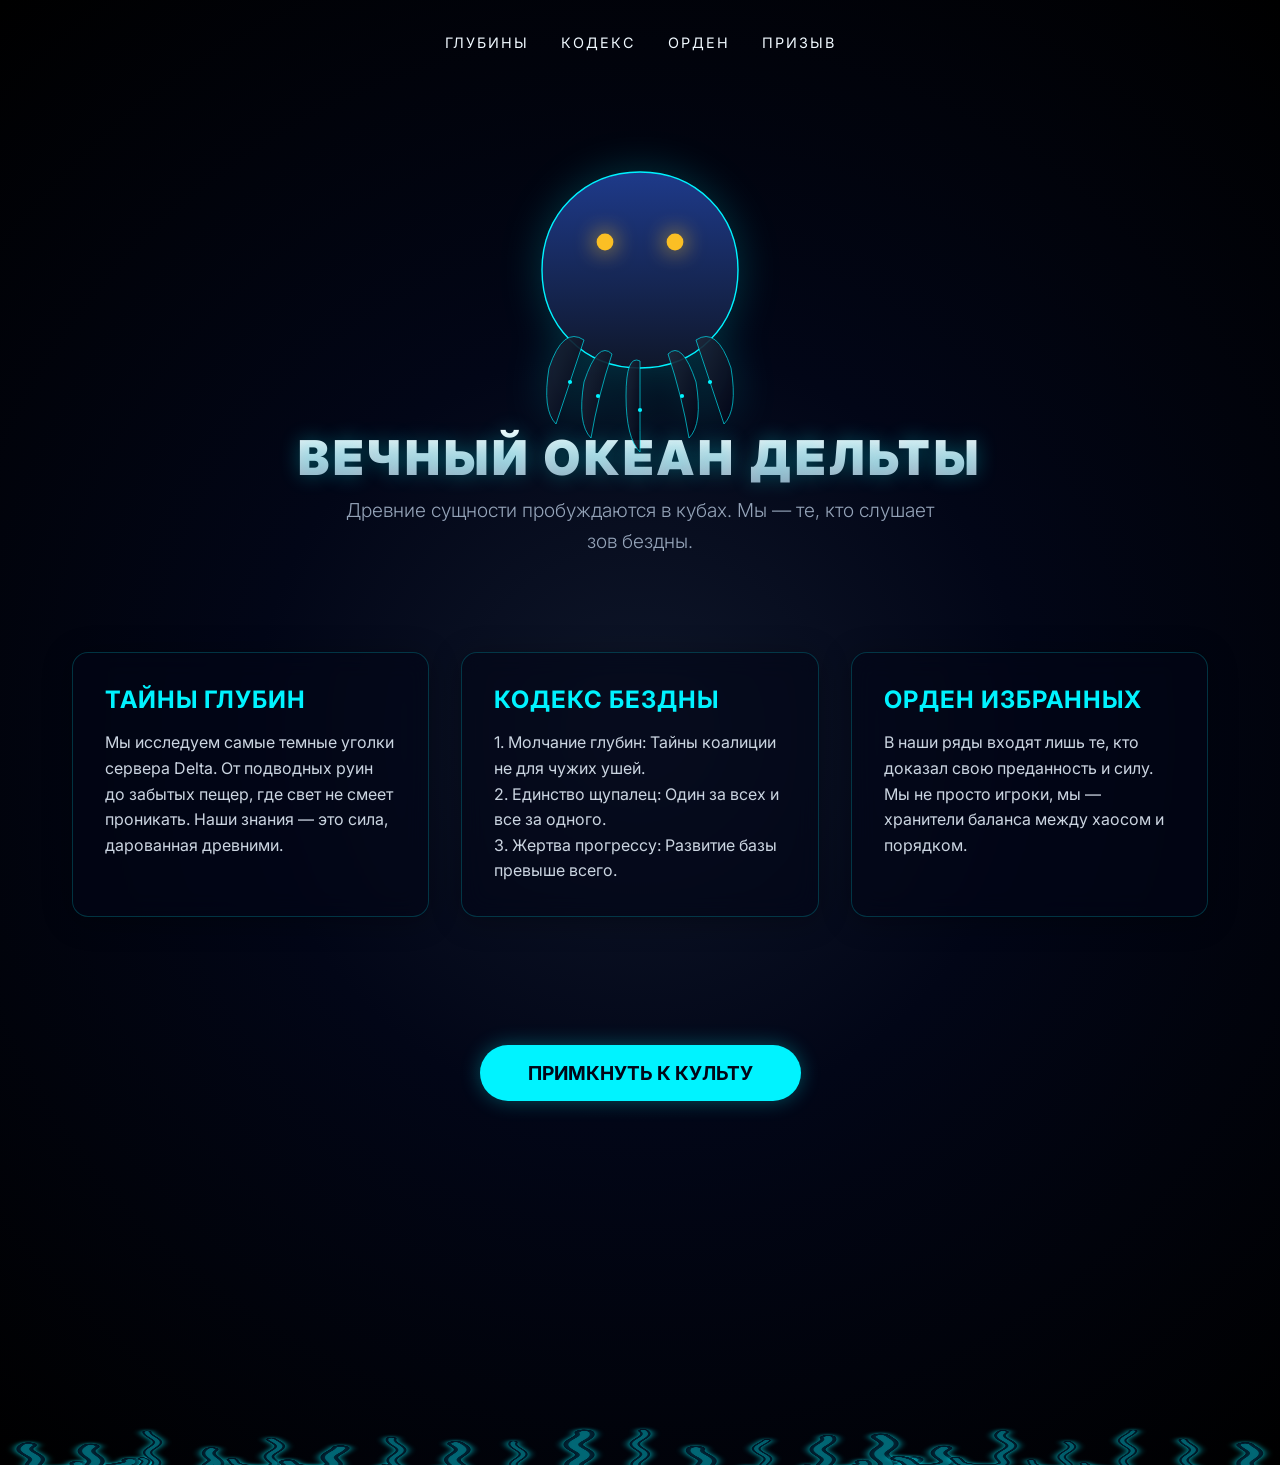
<file: index.html>
<!DOCTYPE html>
<html lang="ru">
<head>
    <meta charset="UTF-8">
    <meta name="viewport" content="width=device-width, initial-scale=1.0">
    <title>Коалиция Бездны | Delta RP</title>
    <link rel="preconnect" href="https://fonts.googleapis.com">
    <link rel="preconnect" href="https://fonts.gstatic.com" crossorigin>
    <link href="https://fonts.googleapis.com/css2?family=Inter:wght@300;400;700;900&display=swap" rel="stylesheet">
    <style>
        :root {
            --bg-deep: #020617;
            --bg-black: #000000;
            --neon-blue: #00f3ff;
            --neon-dim: rgba(0, 243, 255, 0.3);
            --eye-color: #fbbf24;
            --text-main: #f0f9ff;
            --glass-bg: rgba(2, 6, 23, 0.6);
            --glass-border: rgba(0, 243, 255, 0.2);
        }

        * {
            margin: 0;
            padding: 0;
            box-sizing: border-box;
        }

        body {
            font-family: 'Inter', system-ui, -apple-system, sans-serif;
            background: radial-gradient(circle at center, #0f172a 0%, var(--bg-deep) 40%, var(--bg-black) 100%);
            color: var(--text-main);
            min-height: 100vh;
            overflow-x: hidden;
            display: flex;
            flex-direction: column;
        }

        header {
            padding: 2rem;
            text-align: center;
            position: relative;
            z-index: 10;
        }

        nav ul {
            display: flex;
            justify-content: center;
            gap: 2rem;
            list-style: none;
            flex-wrap: wrap;
        }

        nav a {
            color: var(--text-main);
            text-decoration: none;
            text-transform: uppercase;
            letter-spacing: 2px;
            font-size: 0.9rem;
            transition: color 0.3s, text-shadow 0.3s;
        }

        nav a:hover {
            color: var(--neon-blue);
            text-shadow: 0 0 10px var(--neon-blue);
        }

        .hero {
            flex: 1;
            display: flex;
            flex-direction: column;
            align-items: center;
            justify-content: center;
            padding: 2rem;
            text-align: center;
            position: relative;
            z-index: 5;
        }

        .logo-container {
            width: 280px;
            height: 280px;
            margin-bottom: 2rem;
            animation: float 6s ease-in-out infinite;
            filter: drop-shadow(0 0 20px rgba(0, 243, 255, 0.2));
        }

        @keyframes float {
            0%, 100% { transform: translateY(0); }
            50% { transform: translateY(-20px); }
        }

        .cthulhu-svg {
            width: 100%;
            height: 100%;
            overflow: visible;
        }

        .cthulhu-head {
            fill: url(#headGradient);
            stroke: var(--neon-blue);
            stroke-width: 1;
        }

        .cthulhu-tentacle {
            fill: url(#tentacleGradient);
            stroke: var(--neon-blue);
            stroke-width: 0.5;
            opacity: 0.9;
        }

        .cthulhu-eye {
            fill: var(--eye-color);
            filter: drop-shadow(0 0 8px var(--eye-color));
            animation: eyePulse 3s infinite alternate, blink 4s infinite;
            transform-origin: center;
        }

        @keyframes eyePulse {
            0% { filter: drop-shadow(0 0 5px var(--eye-color)); opacity: 0.8; }
            100% { filter: drop-shadow(0 0 15px var(--eye-color)); opacity: 1; }
        }

        @keyframes blink {
            0%, 48%, 52%, 100% { transform: scaleY(1); }
            50% { transform: scaleY(0.1); }
        }

        h1 {
            font-size: 3rem;
            font-weight: 900;
            text-transform: uppercase;
            letter-spacing: 4px;
            margin-bottom: 0.5rem;
            text-shadow: 0 0 20px var(--neon-dim);
            background: linear-gradient(to bottom, #fff, #94a3b8);
            -webkit-background-clip: text;
            -webkit-text-fill-color: transparent;
        }

        .subtitle {
            font-size: 1.2rem;
            color: #94a3b8;
            font-weight: 300;
            max-width: 600px;
            line-height: 1.6;
        }

        .content-grid {
            display: grid;
            grid-template-columns: repeat(auto-fit, minmax(300px, 1fr));
            gap: 2rem;
            padding: 4rem 2rem;
            max-width: 1200px;
            margin: 0 auto;
            position: relative;
            z-index: 5;
        }

        .card {
            background: var(--glass-bg);
            backdrop-filter: blur(12px);
            -webkit-backdrop-filter: blur(12px);
            border: 1px solid var(--glass-border);
            border-radius: 16px;
            padding: 2rem;
            transition: transform 0.3s, box-shadow 0.3s;
            box-shadow: 0 4px 30px rgba(0, 0, 0, 0.3);
        }

        .card:hover {
            transform: translateY(-5px);
            box-shadow: 0 0 25px var(--neon-dim);
            border-color: var(--neon-blue);
        }

        .card h3 {
            font-size: 1.5rem;
            margin-bottom: 1rem;
            color: var(--neon-blue);
            text-transform: uppercase;
            letter-spacing: 1px;
        }

        .card p {
            line-height: 1.6;
            color: #cbd5e1;
        }

        .cta-section {
            text-align: center;
            padding: 4rem 2rem;
            position: relative;
            z-index: 5;
        }

        .btn-neon {
            display: inline-block;
            padding: 1rem 3rem;
            font-size: 1.2rem;
            font-weight: 700;
            text-transform: uppercase;
            color: var(--bg-deep);
            background: var(--neon-blue);
            border: none;
            border-radius: 50px;
            cursor: pointer;
            text-decoration: none;
            box-shadow: 0 0 20px var(--neon-dim);
            transition: all 0.3s ease;
            animation: pulseBtn 2s infinite;
        }

        .btn-neon:hover {
            background: #fff;
            box-shadow: 0 0 40px var(--neon-blue);
            transform: scale(1.05);
        }

        @keyframes pulseBtn {
            0% { box-shadow: 0 0 0 0 rgba(0, 243, 255, 0.4); }
            70% { box-shadow: 0 0 0 15px rgba(0, 243, 255, 0); }
            100% { box-shadow: 0 0 0 0 rgba(0, 243, 255, 0); }
        }

        footer {
            position: relative;
            width: 100%;
            height: 300px;
            background: transparent;
            overflow: hidden;
            z-index: 1;
        }

        #tentacleCanvas {
            display: block;
            width: 100%;
            height: 100%;
        }

        @media (max-width: 768px) {
            h1 { font-size: 2rem; }
            .logo-container { width: 200px; height: 200px; }
            nav ul { gap: 1rem; }
            footer { height: 200px; }
        }
    </style>
</head>
<body>

    <header>
        <nav>
            <ul>
                <li><a href="#about">Глубины</a></li>
                <li><a href="#code">Кодекс</a></li>
                <li><a href="#order">Орден</a></li>
                <li><a href="#join">Призыв</a></li>
            </ul>
        </nav>
    </header>

    <section class="hero">
        <div class="logo-container">
            <svg class="cthulhu-svg" viewBox="0 0 200 200" xmlns="http://www.w3.org/2000/svg">
                <defs>
                    <linearGradient id="headGradient" x1="0%" y1="0%" x2="0%" y2="100%">
                        <stop offset="0%" style="stop-color:#1e3a8a;stop-opacity:1" />
                        <stop offset="100%" style="stop-color:#0f172a;stop-opacity:1" />
                    </linearGradient>
                    <linearGradient id="tentacleGradient" x1="0%" y1="0%" x2="100%" y2="100%">
                        <stop offset="0%" style="stop-color:#1e293b;stop-opacity:1" />
                        <stop offset="100%" style="stop-color:#020617;stop-opacity:1" />
                    </linearGradient>
                </defs>
                
                <path class="cthulhu-head" d="M100,40 C140,40 170,70 170,110 C170,150 140,180 100,180 C60,180 30,150 30,110 C30,70 60,40 100,40 Z" />
                
                <circle class="cthulhu-eye" cx="75" cy="90" r="6" />
                <circle class="cthulhu-eye" cx="125" cy="90" r="6" />
                
                <path class="cthulhu-tentacle" d="M60,160 Q50,190 40,220 Q30,210 35,180 Q45,150 60,160" />
                <path class="cthulhu-tentacle" d="M80,170 Q70,200 65,230 Q55,220 60,190 Q70,160 80,170" />
                <path class="cthulhu-tentacle" d="M100,175 Q100,210 100,240 Q90,230 90,200 Q90,170 100,175" />
                <path class="cthulhu-tentacle" d="M120,170 Q130,200 135,230 Q145,220 140,190 Q130,160 120,170" />
                <path class="cthulhu-tentacle" d="M140,160 Q150,190 160,220 Q170,210 165,180 Q155,150 140,160" />
                
                <circle cx="50" cy="190" r="1.5" fill="#00f3ff" />
                <circle cx="70" cy="200" r="1.5" fill="#00f3ff" />
                <circle cx="100" cy="210" r="1.5" fill="#00f3ff" />
                <circle cx="130" cy="200" r="1.5" fill="#00f3ff" />
                <circle cx="150" cy="190" r="1.5" fill="#00f3ff" />
            </svg>
        </div>

        <h1>Вечный Океан Дельты</h1>
        <p class="subtitle">Древние сущности пробуждаются в кубах. Мы — те, кто слушает зов бездны.</p>
    </section>

    <section class="content-grid" id="about">
        <div class="card">
            <h3>Тайны Глубин</h3>
            <p>Мы исследуем самые темные уголки сервера Delta. От подводных руин до забытых пещер, где свет не смеет проникать. Наши знания — это сила, дарованная древними.</p>
        </div>
        <div class="card" id="code">
            <h3>Кодекс Бездны</h3>
            <p>1. Молчание глубин: Тайны коалиции не для чужих ушей.<br>2. Единство щупалец: Один за всех и все за одного.<br>3. Жертва прогрессу: Развитие базы превыше всего.</p>
        </div>
        <div class="card" id="order">
            <h3>Орден Избранных</h3>
            <p>В наши ряды входят лишь те, кто доказал свою преданность и силу. Мы не просто игроки, мы — хранители баланса между хаосом и порядком.</p>
        </div>
    </section>

    <section class="cta-section" id="join">
        <a href="https://discord.gg/your-server" target="_blank" class="btn-neon">Примкнуть к культу</a>
    </section>

    <footer>
        <canvas id="tentacleCanvas"></canvas>
    </footer>

    <script>
        const canvas = document.getElementById('tentacleCanvas');
        const ctx = canvas.getContext('2d');

        let width, height;
        let tentacles = [];

        function resize() {
            width = canvas.width = window.innerWidth;
            height = canvas.height = window.innerHeight;
            initTentacles();
        }

        class Tentacle {
            constructor(x, delay, length, thickness) {
                this.x = x;
                this.y = height + 50;
                this.delay = delay;
                this.length = length;
                this.thickness = thickness;
                this.points = [];
                this.speed = 0.02 + Math.random() * 0.03;
                this.frequency = 0.01 + Math.random() * 0.02;
                
                for(let i = 0; i < this.length; i++) {
                    this.points.push({x: this.x, y: this.y - i * 5});
                }
            }

            update(time) {
                const baseX = this.x + Math.sin(time * this.speed + this.delay) * 50;
                this.points[0].x = baseX;
                this.points[0].y = height + Math.sin(time * 0.05 + this.delay) * 20;

                for (let i = 1; i < this.points.length; i++) {
                    const prev = this.points[i - 1];
                    const curr = this.points[i];
                    
                    const dx = prev.x - curr.x;
                    const dy = prev.y - curr.y;
                    const dist = Math.sqrt(dx*dx + dy*dy);
                    const angle = Math.atan2(dy, dx);
                    
                    const targetDist = 5;
                    if (dist > targetDist) {
                        curr.x = prev.x - Math.cos(angle) * targetDist;
                        curr.y = prev.y - Math.sin(angle) * targetDist;
                    }
                    
                    curr.x += Math.sin(time * this.frequency + i * 0.5 + this.delay) * 2;
                }
            }

            draw(ctx) {
                if (this.points.length < 2) return;

                ctx.beginPath();
                ctx.moveTo(this.points[0].x, this.points[0].y);
                
                for (let i = 1; i < this.points.length - 1; i++) {
                    const xc = (this.points[i].x + this.points[i + 1].x) / 2;
                    const yc = (this.points[i].y + this.points[i + 1].y) / 2;
                    ctx.quadraticCurveTo(this.points[i].x, this.points[i].y, xc, yc);
                }
                
                const last = this.points[this.points.length - 1];
                ctx.lineTo(last.x, last.y);

                ctx.lineCap = 'round';
                ctx.lineJoin = 'round';
                
                ctx.shadowBlur = 10;
                ctx.shadowColor = '#00f3ff';
                ctx.strokeStyle = 'rgba(2, 6, 23, 0.8)';
                ctx.lineWidth = this.thickness;
                ctx.stroke();
                
                ctx.shadowBlur = 0;
                ctx.strokeStyle = 'rgba(0, 243, 255, 0.3)';
                ctx.lineWidth = this.thickness / 2;
                ctx.stroke();
            }
        }

        function initTentacles() {
            tentacles = [];
            const count = Math.floor(width / 60);
            for (let i = 0; i < count; i++) {
                const x = (width / count) * i + (width / count) / 2;
                const delay = i * 0.5;
                const length = 20 + Math.random() * 15;
                const thickness = 8 + Math.random() * 12;
                tentacles.push(new Tentacle(x, delay, length, thickness));
            }
        }

        let time = 0;
        function animate() {
            ctx.clearRect(0, 0, width, height);
            time += 1;
            
            tentacles.forEach(t => {
                t.update(time);
                t.draw(ctx);
            });

            requestAnimationFrame(animate);
        }

        window.addEventListener('resize', resize);
        resize();
        animate();
    </script>
</body>
</html>
</file>
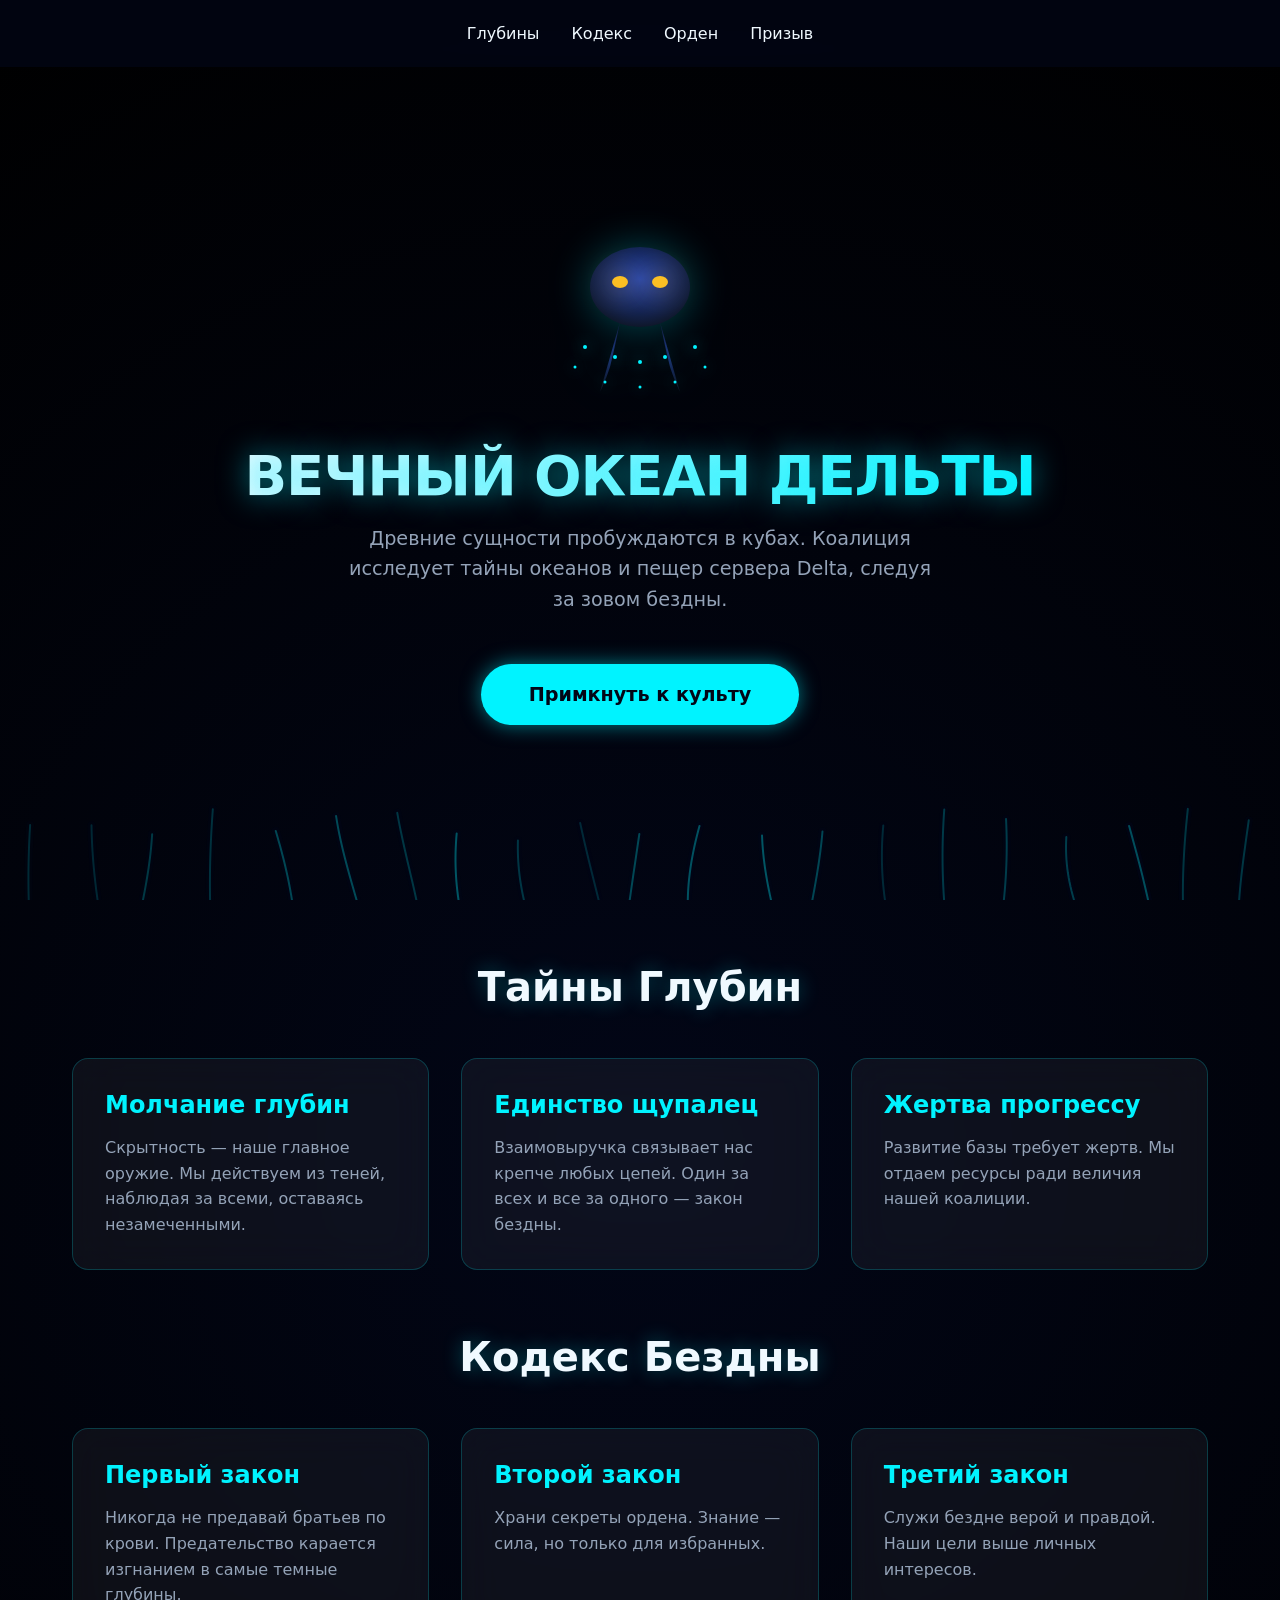
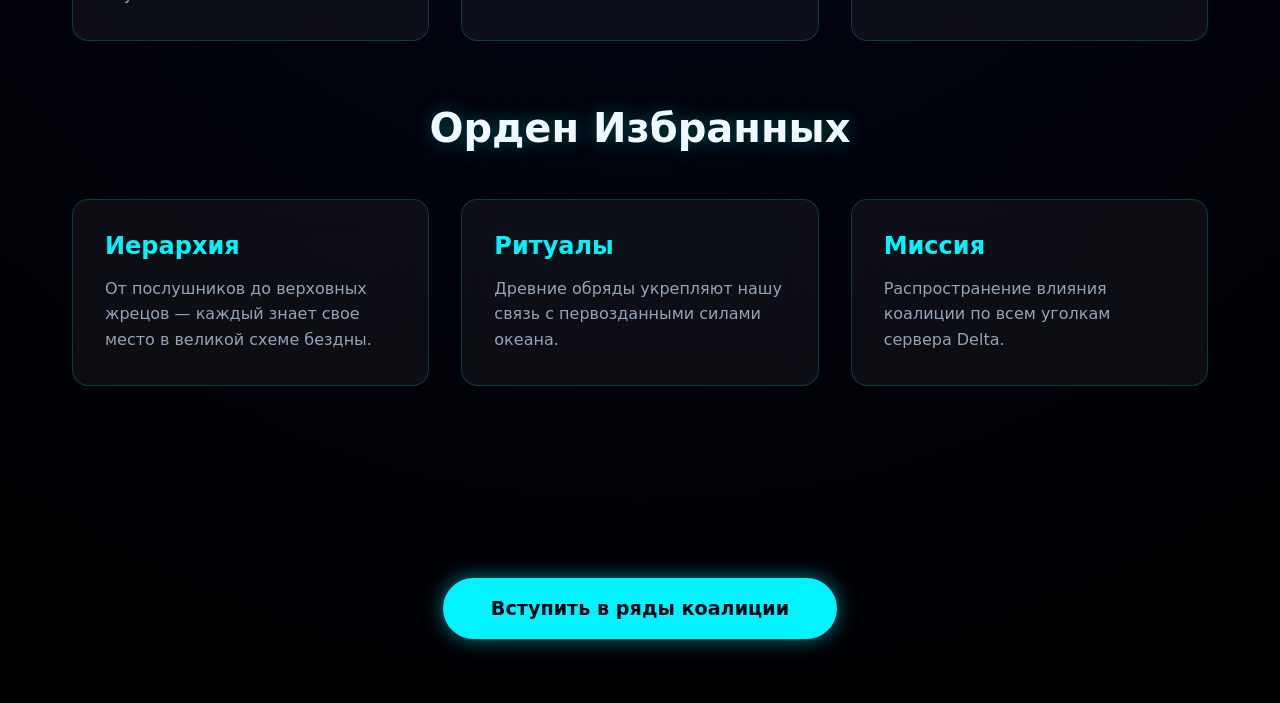
<file: index_new.html>
<!DOCTYPE html>
<html lang="ru">
<head>
    <meta charset="UTF-8">
    <meta name="viewport" content="width=device-width, initial-scale=1.0">
    <title>Коалиция Бездны | Delta RP</title>
    <style>
        * {
            margin: 0;
            padding: 0;
            box-sizing: border-box;
        }

        body {
            font-family: 'Inter', system-ui, -apple-system, sans-serif;
            background: radial-gradient(circle at center, #020617 0%, #000000 100%);
            color: #f0f9ff;
            min-height: 100vh;
            overflow-x: hidden;
            position: relative;
        }

        /* Header */
        header {
            position: fixed;
            top: 0;
            width: 100%;
            padding: 1.5rem 2rem;
            display: flex;
            justify-content: center;
            gap: 2rem;
            z-index: 100;
            backdrop-filter: blur(10px);
            background: rgba(2, 6, 23, 0.7);
        }

        header a {
            color: #f0f9ff;
            text-decoration: none;
            font-weight: 500;
            transition: all 0.3s ease;
            position: relative;
        }

        header a:hover {
            color: #00f3ff;
            text-shadow: 0 0 10px #00f3ff;
        }

        /* Hero Section */
        .hero {
            min-height: 100vh;
            display: flex;
            flex-direction: column;
            align-items: center;
            justify-content: center;
            padding: 6rem 2rem 4rem;
            text-align: center;
        }

        /* Logo Container */
        .logo-container {
            margin-bottom: 2rem;
            animation: floating 3s ease-in-out infinite;
        }

        @keyframes floating {
            0%, 100% { transform: translateY(0px); }
            50% { transform: translateY(-15px); }
        }

        /* SVG Logo Styles */
        .cthulhu-logo {
            width: 200px;
            height: 200px;
            filter: drop-shadow(0 0 20px rgba(0, 243, 255, 0.3));
        }

        .cthulhu-head {
            fill: url(#headGradient);
        }

        .cthulhu-tentacle {
            fill: url(#tentacleGradient);
        }

        .cthulhu-eye {
            fill: #fbbf24;
            filter: drop-shadow(0 0 15px #fbbf24);
            animation: eyePulse 2s ease-in-out infinite, blink 4s ease-in-out infinite;
        }

        .cthulhu-neon-dot {
            fill: #00f3ff;
            filter: drop-shadow(0 0 8px #00f3ff);
        }

        @keyframes eyePulse {
            0%, 100% { opacity: 1; filter: drop-shadow(0 0 15px #fbbf24); }
            50% { opacity: 0.8; filter: drop-shadow(0 0 25px #fbbf24); }
        }

        @keyframes blink {
            0%, 48%, 52%, 100% { transform: scaleY(1); }
            50% { transform: scaleY(0.1); }
        }

        /* Main Title */
        .hero h1 {
            font-size: 3.5rem;
            font-weight: 800;
            margin-bottom: 1rem;
            background: linear-gradient(135deg, #f0f9ff, #00f3ff);
            -webkit-background-clip: text;
            -webkit-text-fill-color: transparent;
            background-clip: text;
            text-shadow: 0 0 30px rgba(0, 243, 255, 0.5);
            letter-spacing: -0.02em;
        }

        .hero p {
            font-size: 1.2rem;
            color: #94a3b8;
            max-width: 600px;
            line-height: 1.6;
            margin-bottom: 3rem;
        }

        /* Content Sections */
        .content {
            max-width: 1200px;
            margin: 0 auto;
            padding: 4rem 2rem;
        }

        .section-title {
            font-size: 2.5rem;
            font-weight: 700;
            text-align: center;
            margin-bottom: 3rem;
            color: #f0f9ff;
            text-shadow: 0 0 20px rgba(0, 243, 255, 0.3);
        }

        /* Glassmorphism Cards */
        .cards-grid {
            display: grid;
            grid-template-columns: repeat(auto-fit, minmax(300px, 1fr));
            gap: 2rem;
            margin-bottom: 4rem;
        }

        .glass-card {
            background: rgba(255, 255, 255, 0.05);
            backdrop-filter: blur(20px);
            border: 1px solid rgba(0, 243, 255, 0.2);
            border-radius: 16px;
            padding: 2rem;
            transition: all 0.3s ease;
            position: relative;
            overflow: hidden;
        }

        .glass-card::before {
            content: '';
            position: absolute;
            top: 0;
            left: 0;
            right: 0;
            bottom: 0;
            background: linear-gradient(135deg, rgba(0, 243, 255, 0.1), transparent);
            opacity: 0;
            transition: opacity 0.3s ease;
        }

        .glass-card:hover {
            transform: translateY(-5px);
            border-color: #00f3ff;
            box-shadow: 0 0 30px rgba(0, 243, 255, 0.3);
        }

        .glass-card:hover::before {
            opacity: 1;
        }

        .glass-card h3 {
            font-size: 1.5rem;
            margin-bottom: 1rem;
            color: #00f3ff;
            position: relative;
        }

        .glass-card p {
            color: #94a3b8;
            line-height: 1.6;
            position: relative;
        }

        /* CTA Button */
        .cta-section {
            text-align: center;
            padding: 4rem 2rem;
        }

        .cta-button {
            display: inline-block;
            padding: 1.2rem 3rem;
            font-size: 1.2rem;
            font-weight: 600;
            color: #020617;
            background: #00f3ff;
            border: none;
            border-radius: 50px;
            text-decoration: none;
            transition: all 0.3s ease;
            box-shadow: 0 0 20px rgba(0, 243, 255, 0.5);
            animation: pulse 2s ease-in-out infinite;
        }

        .cta-button:hover {
            transform: scale(1.05);
            box-shadow: 0 0 40px rgba(0, 243, 255, 0.8);
        }

        @keyframes pulse {
            0%, 100% { box-shadow: 0 0 20px rgba(0, 243, 255, 0.5); }
            50% { box-shadow: 0 0 40px rgba(0, 243, 255, 0.8); }
        }

        /* Canvas Footer */
        .footer-canvas {
            position: fixed;
            bottom: 0;
            left: 0;
            width: 100%;
            height: 300px;
            pointer-events: none;
            z-index: 10;
        }

        /* Responsive Design */
        @media (max-width: 768px) {
            header {
                padding: 1rem;
                gap: 1rem;
                flex-wrap: wrap;
            }

            .hero h1 {
                font-size: 2.5rem;
            }

            .cthulhu-logo {
                width: 150px;
                height: 150px;
            }

            .footer-canvas {
                height: 200px;
            }

            .cards-grid {
                grid-template-columns: 1fr;
            }
        }

        @media (max-width: 480px) {
            .hero h1 {
                font-size: 2rem;
            }

            .hero p {
                font-size: 1rem;
            }

            .cta-button {
                padding: 1rem 2rem;
                font-size: 1rem;
            }
        }
    </style>
</head>
<body>
    <!-- Header -->
    <header>
        <a href="#depths">Глубины</a>
        <a href="#codex">Кодекс</a>
        <a href="#order">Орден</a>
        <a href="#join">Призыв</a>
    </header>

    <!-- Hero Section -->
    <section class="hero">
        <div class="logo-container">
            <svg class="cthulhu-logo" viewBox="0 0 200 200" xmlns="http://www.w3.org/2000/svg">
                <defs>
                    <radialGradient id="headGradient" cx="50%" cy="40%" r="60%">
                        <stop offset="0%" style="stop-color:#1e40af;stop-opacity:1" />
                        <stop offset="100%" style="stop-color:#0f172a;stop-opacity:1" />
                    </radialGradient>
                    <radialGradient id="tentacleGradient" cx="50%" cy="30%" r="70%">
                        <stop offset="0%" style="stop-color:#1e3a8a;stop-opacity:1" />
                        <stop offset="100%" style="stop-color:#0f172a;stop-opacity:1" />
                    </radialGradient>
                </defs>
                
                <!-- Head -->
                <ellipse class="cthulhu-head" cx="100" cy="80" rx="50" ry="40"/>
                
                <!-- Eyes -->
                <ellipse class="cthulhu-eye" cx="80" cy="75" rx="8" ry="6"/>
                <ellipse class="cthulhu-eye" cx="120" cy="75" rx="8" ry="6"/>
                
                <!-- Tentacles -->
                <path class="cthulhu-tentacle" d="M60 110 Q50 130 40 150 Q35 160 30 170"/>
                <path class="cthulhu-tentacle" d="M80 115 Q75 140 70 160 Q65 175 60 185"/>
                <path class="cthulhu-tentacle" d="M100 120 Q100 145 100 165 Q100 180 100 190"/>
                <path class="cthulhu-tentacle" d="M120 115 Q125 140 130 160 Q135 175 140 185"/>
                <path class="cthulhu-tentacle" d="M140 110 Q150 130 160 150 Q165 160 170 170"/>
                
                <!-- Neon dots on tentacles -->
                <circle class="cthulhu-neon-dot" cx="45" cy="140" r="2"/>
                <circle class="cthulhu-neon-dot" cx="35" cy="160" r="1.5"/>
                <circle class="cthulhu-neon-dot" cx="75" cy="150" r="2"/>
                <circle class="cthulhu-neon-dot" cx="65" cy="175" r="1.5"/>
                <circle class="cthulhu-neon-dot" cx="100" cy="155" r="2"/>
                <circle class="cthulhu-neon-dot" cx="100" cy="180" r="1.5"/>
                <circle class="cthulhu-neon-dot" cx="125" cy="150" r="2"/>
                <circle class="cthulhu-neon-dot" cx="135" cy="175" r="1.5"/>
                <circle class="cthulhu-neon-dot" cx="155" cy="140" r="2"/>
                <circle class="cthulhu-neon-dot" cx="165" cy="160" r="1.5"/>
            </svg>
        </div>
        
        <h1>ВЕЧНЫЙ ОКЕАН ДЕЛЬТЫ</h1>
        <p>Древние сущности пробуждаются в кубах. Коалиция исследует тайны океанов и пещер сервера Delta, следуя за зовом бездны.</p>
        
        <a href="https://discord.gg/your-server" class="cta-button" id="join">Примкнуть к культу</a>
    </section>

    <!-- Content Sections -->
    <div class="content">
        <h2 class="section-title" id="depths">Тайны Глубин</h2>
        <div class="cards-grid">
            <div class="glass-card">
                <h3>Молчание глубин</h3>
                <p>Скрытность — наше главное оружие. Мы действуем из теней, наблюдая за всеми, оставаясь незамеченными.</p>
            </div>
            <div class="glass-card">
                <h3>Единство щупалец</h3>
                <p>Взаимовыручка связывает нас крепче любых цепей. Один за всех и все за одного — закон бездны.</p>
            </div>
            <div class="glass-card">
                <h3>Жертва прогрессу</h3>
                <p>Развитие базы требует жертв. Мы отдаем ресурсы ради величия нашей коалиции.</p>
            </div>
        </div>

        <h2 class="section-title" id="codex">Кодекс Бездны</h2>
        <div class="cards-grid">
            <div class="glass-card">
                <h3>Первый закон</h3>
                <p>Никогда не предавай братьев по крови. Предательство карается изгнанием в самые темные глубины.</p>
            </div>
            <div class="glass-card">
                <h3>Второй закон</h3>
                <p>Храни секреты ордена. Знание — сила, но только для избранных.</p>
            </div>
            <div class="glass-card">
                <h3>Третий закон</h3>
                <p>Служи бездне верой и правдой. Наши цели выше личных интересов.</p>
            </div>
        </div>

        <h2 class="section-title" id="order">Орден Избранных</h2>
        <div class="cards-grid">
            <div class="glass-card">
                <h3>Иерархия</h3>
                <p>От послушников до верховных жрецов — каждый знает свое место в великой схеме бездны.</p>
            </div>
            <div class="glass-card">
                <h3>Ритуалы</h3>
                <p>Древние обряды укрепляют нашу связь с первозданными силами океана.</p>
            </div>
            <div class="glass-card">
                <h3>Миссия</h3>
                <p>Распространение влияния коалиции по всем уголкам сервера Delta.</p>
            </div>
        </div>
    </div>

    <!-- CTA Section -->
    <section class="cta-section">
        <a href="https://discord.gg/your-server" class="cta-button">Вступить в ряды коалиции</a>
    </section>

    <!-- Canvas for Tentacles Animation -->
    <canvas id="tentaclesCanvas" class="footer-canvas"></canvas>

    <script>
        // Canvas Tentacles Animation
        const canvas = document.getElementById('tentaclesCanvas');
        const ctx = canvas.getContext('2d');

        let width, height;
        let tentacles = [];

        function resize() {
            width = canvas.width = window.innerWidth;
            height = canvas.height = window.innerHeight > 300 ? 300 : window.innerHeight;
            
            if (window.innerWidth <= 480) {
                height = 200;
            } else if (window.innerWidth <= 768) {
                height = 250;
            }
            
            initTentacles();
        }

        class Tentacle {
            constructor(x) {
                this.x = x;
                this.y = height;
                this.length = 60 + Math.random() * 40;
                this.segments = 15;
                this.amplitude = 10 + Math.random() * 15;
                this.frequency = 0.02 + Math.random() * 0.03;
                this.speed = 0.01 + Math.random() * 0.02;
                this.phase = Math.random() * Math.PI * 2;
                this.opacity = 0.3 + Math.random() * 0.4;
                this.direction = Math.random() > 0.5 ? 1 : -1;
            }

            draw(time) {
                ctx.beginPath();
                ctx.moveTo(this.x, this.y);

                for (let i = 0; i < this.segments; i++) {
                    const segmentLength = this.length / this.segments;
                    const y = this.y - i * segmentLength;
                    const wave = Math.sin(time * this.speed + this.phase + i * this.frequency) * this.amplitude * (1 - i / this.segments);
                    const x = this.x + wave * this.direction;

                    if (i === 0) {
                        ctx.moveTo(x, y);
                    } else {
                        ctx.lineTo(x, y);
                    }
                }

                ctx.strokeStyle = `rgba(2, 6, 23, ${this.opacity})`;
                ctx.lineWidth = 8;
                ctx.lineCap = 'round';
                ctx.stroke();

                // Neon outline
                ctx.strokeStyle = `rgba(0, 243, 255, ${this.opacity * 0.5})`;
                ctx.lineWidth = 2;
                ctx.stroke();
            }

            update() {
                this.phase += 0.01;
            }
        }

        function initTentacles() {
            tentacles = [];
            const count = Math.floor(width / 60);
            
            for (let i = 0; i < count; i++) {
                const x = (width / count) * i + (width / count / 2);
                tentacles.push(new Tentacle(x));
            }
        }

        function animate() {
            ctx.clearRect(0, 0, width, height);
            
            const time = Date.now();
            
            tentacles.forEach(tentacle => {
                tentacle.update();
                tentacle.draw(time);
            });

            requestAnimationFrame(animate);
        }

        // Initialize
        window.addEventListener('resize', resize);
        resize();
        animate();

        // Smooth scroll for anchor links
        document.querySelectorAll('a[href^="#"]').forEach(anchor => {
            anchor.addEventListener('click', function (e) {
                e.preventDefault();
                const target = document.querySelector(this.getAttribute('href'));
                if (target) {
                    target.scrollIntoView({
                        behavior: 'smooth',
                        block: 'start'
                    });
                }
            });
        });
    </script>
</body>
</html>
</file>
